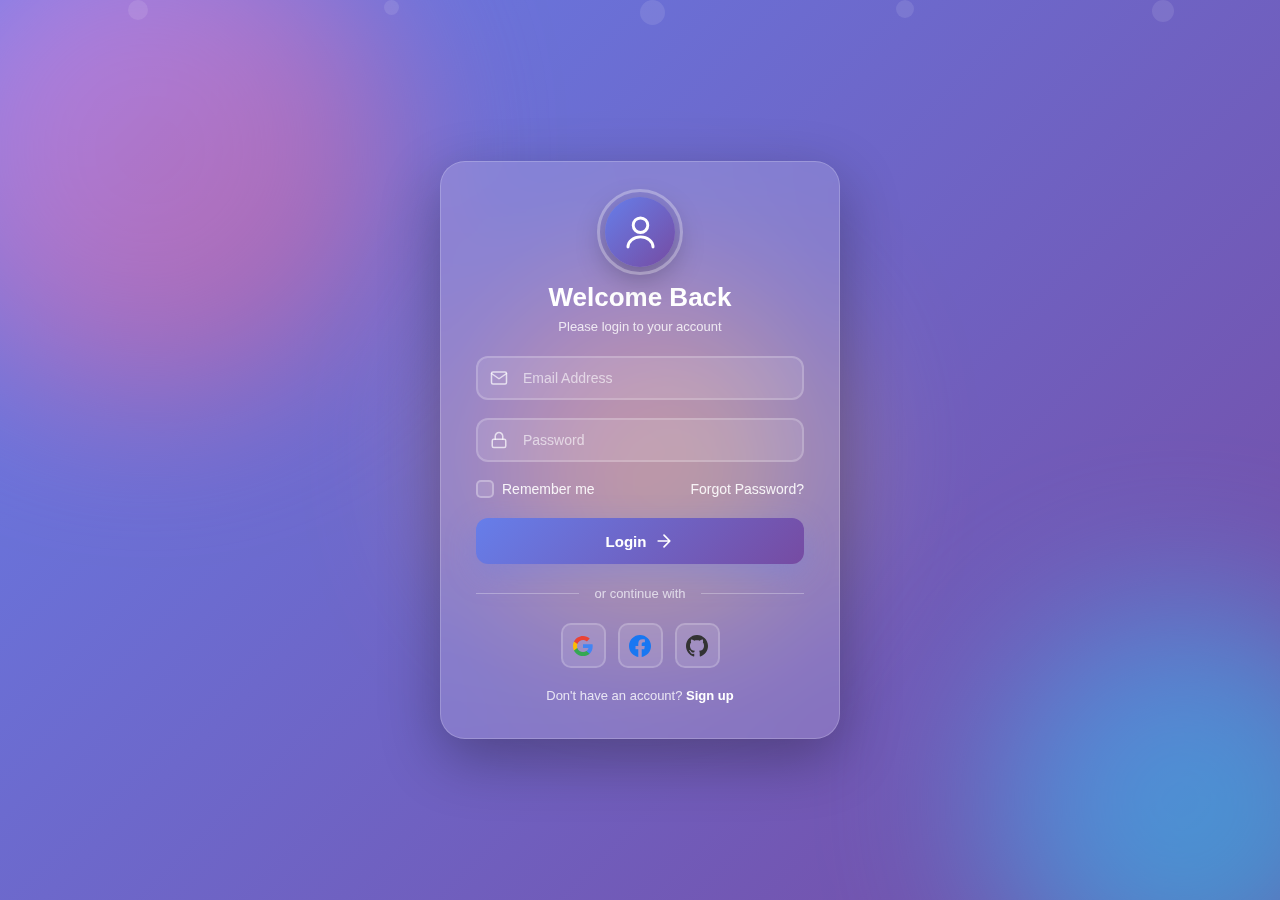
<file: index.html>
<!DOCTYPE html>
<html lang="en">
<head>
    <meta charset="UTF-8">
    <meta name="viewport" content="width=device-width, initial-scale=1.0">
    <title>Advanced Login Page</title>
    <link rel="stylesheet" href="style.css">
</head>
<body>
    <div class="background">
        <div class="shape"></div>
        <div class="shape"></div>
        <div class="shape"></div>
    </div>
    
    <div class="container">
        <div class="login-box">
            <div class="avatar">
                <div class="avatar-circle">
                    <svg viewBox="0 0 24 24" fill="none" xmlns="http://www.w3.org/2000/svg">
                        <path d="M12 12C14.7614 12 17 9.76142 17 7C17 4.23858 14.7614 2 12 2C9.23858 2 7 4.23858 7 7C7 9.76142 9.23858 12 12 12Z" stroke="currentColor" stroke-width="2" stroke-linecap="round" stroke-linejoin="round"/>
                        <path d="M20.5899 22C20.5899 18.13 16.7399 15 11.9999 15C7.25991 15 3.40991 18.13 3.40991 22" stroke="currentColor" stroke-width="2" stroke-linecap="round" stroke-linejoin="round"/>
                    </svg>
                </div>
            </div>
            
            <h2 class="title">Welcome Back</h2>
            <p class="subtitle">Please login to your account</p>
            
            <form class="login-form">
                <div class="input-group">
                    <div class="input-wrapper">
                        <svg class="input-icon" viewBox="0 0 24 24" fill="none" xmlns="http://www.w3.org/2000/svg">
                            <path d="M4 4H20C21.1 4 22 4.9 22 6V18C22 19.1 21.1 20 20 20H4C2.9 20 2 19.1 2 18V6C2 4.9 2.9 4 4 4Z" stroke="currentColor" stroke-width="2" stroke-linecap="round" stroke-linejoin="round"/>
                            <path d="M22 6L12 13L2 6" stroke="currentColor" stroke-width="2" stroke-linecap="round" stroke-linejoin="round"/>
                        </svg>
                        <input type="email" placeholder="Email Address" required>
                        <span class="input-border"></span>
                    </div>
                </div>
                
                <div class="input-group">
                    <div class="input-wrapper">
                        <svg class="input-icon" viewBox="0 0 24 24" fill="none" xmlns="http://www.w3.org/2000/svg">
                            <path d="M19 11H5C3.89543 11 3 11.8954 3 13V20C3 21.1046 3.89543 22 5 22H19C20.1046 22 21 21.1046 21 20V13C21 11.8954 20.1046 11 19 11Z" stroke="currentColor" stroke-width="2" stroke-linecap="round" stroke-linejoin="round"/>
                            <path d="M7 11V7C7 5.67392 7.52678 4.40215 8.46447 3.46447C9.40215 2.52678 10.6739 2 12 2C13.3261 2 14.5979 2.52678 15.5355 3.46447C16.4732 4.40215 17 5.67392 17 7V11" stroke="currentColor" stroke-width="2" stroke-linecap="round" stroke-linejoin="round"/>
                        </svg>
                        <input type="password" placeholder="Password" required>
                        <span class="input-border"></span>
                    </div>
                </div>
                
                <div class="options">
                    <label class="checkbox-container">
                        <input type="checkbox">
                        <span class="checkmark"></span>
                        <span class="checkbox-text">Remember me</span>
                    </label>
                    <a href="#" class="forgot-password">Forgot Password?</a>
                </div>
                
                <button type="submit" class="login-btn">
                    <span class="btn-text">Login</span>
                    <span class="btn-icon">
                        <svg viewBox="0 0 24 24" fill="none" xmlns="http://www.w3.org/2000/svg">
                            <path d="M5 12H19M19 12L12 5M19 12L12 19" stroke="currentColor" stroke-width="2" stroke-linecap="round" stroke-linejoin="round"/>
                        </svg>
                    </span>
                </button>
            </form>
            
            <div class="divider">
                <span>or continue with</span>
            </div>
            
            <div class="social-login">
                <a href="#" class="social-btn google">
                    <svg viewBox="0 0 24 24" xmlns="http://www.w3.org/2000/svg">
                        <path d="M22.56 12.25c0-.78-.07-1.53-.2-2.25H12v4.26h5.92c-.26 1.37-1.04 2.53-2.21 3.31v2.77h3.57c2.08-1.92 3.28-4.74 3.28-8.09z" fill="#4285F4"/>
                        <path d="M12 23c2.97 0 5.46-.98 7.28-2.66l-3.57-2.77c-.98.66-2.23 1.06-3.71 1.06-2.86 0-5.29-1.93-6.16-4.53H2.18v2.84C3.99 20.53 7.7 23 12 23z" fill="#34A853"/>
                        <path d="M5.84 14.09c-.22-.66-.35-1.36-.35-2.09s.13-1.43.35-2.09V7.07H2.18C1.43 8.55 1 10.22 1 12s.43 3.45 1.18 4.93l2.85-2.22.81-.62z" fill="#FBBC05"/>
                        <path d="M12 5.38c1.62 0 3.06.56 4.21 1.64l3.15-3.15C17.45 2.09 14.97 1 12 1 7.7 1 3.99 3.47 2.18 7.07l3.66 2.84c.87-2.6 3.3-4.53 6.16-4.53z" fill="#EA4335"/>
                    </svg>
                </a>
                <a href="#" class="social-btn facebook">
                    <svg viewBox="0 0 24 24" xmlns="http://www.w3.org/2000/svg">
                        <path d="M24 12.073c0-6.627-5.373-12-12-12s-12 5.373-12 12c0 5.99 4.388 10.954 10.125 11.854v-8.385H7.078v-3.47h3.047V9.43c0-3.007 1.792-4.669 4.533-4.669 1.312 0 2.686.235 2.686.235v2.953H15.83c-1.491 0-1.956.925-1.956 1.874v2.25h3.328l-.532 3.47h-2.796v8.385C19.612 23.027 24 18.062 24 12.073z" fill="#1877F2"/>
                    </svg>
                </a>
                <a href="#" class="social-btn github">
                    <svg viewBox="0 0 24 24" xmlns="http://www.w3.org/2000/svg">
                        <path d="M12 0c-6.626 0-12 5.373-12 12 0 5.302 3.438 9.8 8.207 11.387.599.111.793-.261.793-.577v-2.234c-3.338.726-4.033-1.416-4.033-1.416-.546-1.387-1.333-1.756-1.333-1.756-1.089-.745.083-.729.083-.729 1.205.084 1.839 1.237 1.839 1.237 1.07 1.834 2.807 1.304 3.492.997.107-.775.418-1.305.762-1.604-2.665-.305-5.467-1.334-5.467-5.931 0-1.311.469-2.381 1.236-3.221-.124-.303-.535-1.524.117-3.176 0 0 1.008-.322 3.301 1.23.957-.266 1.983-.399 3.003-.404 1.02.005 2.047.138 3.006.404 2.291-1.552 3.297-1.23 3.297-1.23.653 1.653.242 2.874.118 3.176.77.84 1.235 1.911 1.235 3.221 0 4.609-2.807 5.624-5.479 5.921.43.372.823 1.102.823 2.222v3.293c0 .319.192.694.801.576 4.765-1.589 8.199-6.086 8.199-11.386 0-6.627-5.373-12-12-12z" fill="#333"/>
                    </svg>
                </a>
            </div>
            
            <p class="signup-text">
                Don't have an account? <a href="#" class="signup-link">Sign up</a>
            </p>
        </div>
        
        <div class="floating-elements">
            <div class="float-element"></div>
            <div class="float-element"></div>
            <div class="float-element"></div>
            <div class="float-element"></div>
            <div class="float-element"></div>
        </div>
    </div>
</body>
</html>
</file>
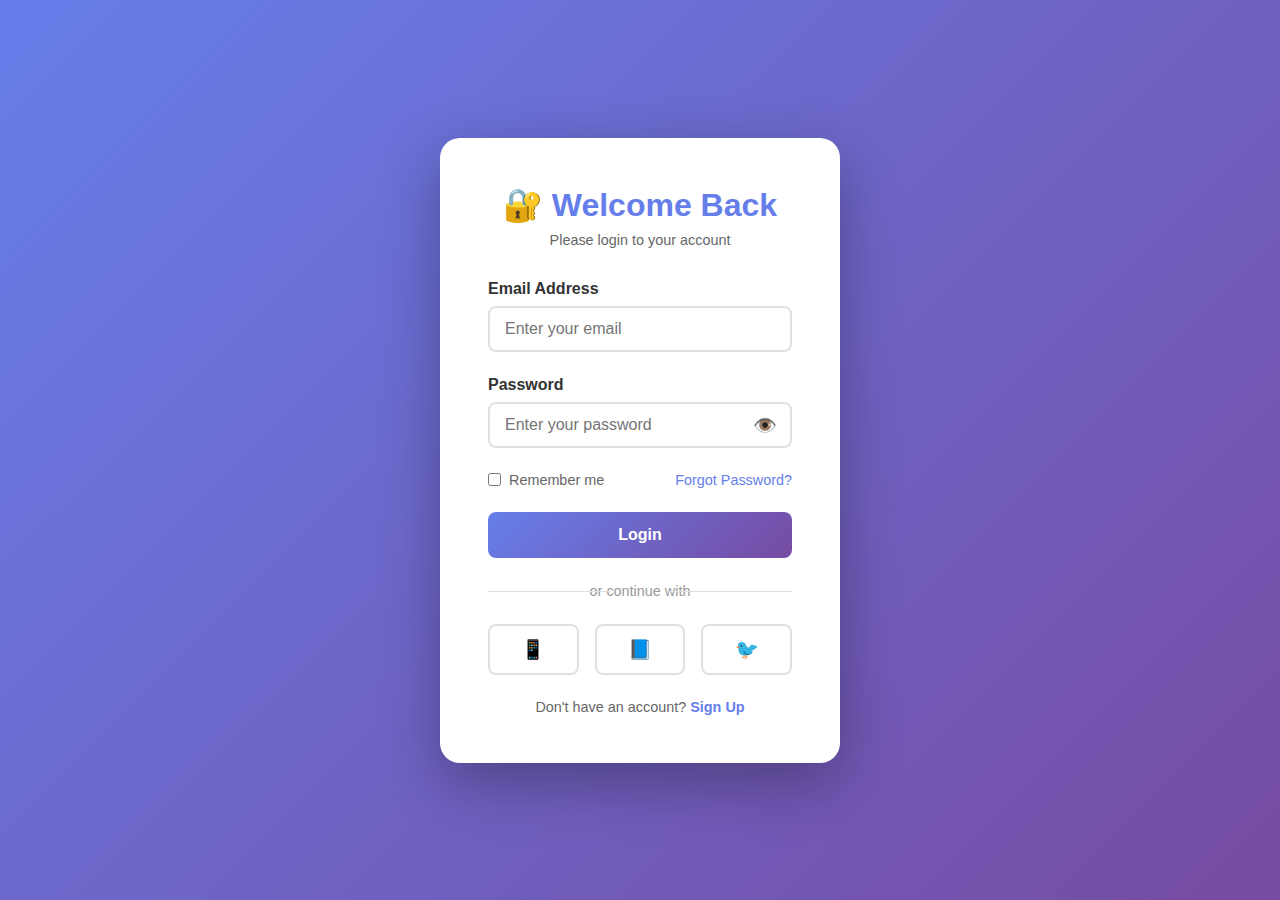
<file: 01-modern-login.html>
<!DOCTYPE html>
<html lang="en">
<head>
    <!-- Character encoding for proper text display -->
    <meta charset="UTF-8">
    <!-- Responsive viewport for mobile devices -->
    <meta name="viewport" content="width=device-width, initial-scale=1.0">
    <title>Modern Login Page</title>
    <style>
        /* Reset default browser styles */
        * {
            margin: 0;
            padding: 0;
            box-sizing: border-box; /* Include padding/border in element size */
        }

        /* Body styling with gradient background */
        body {
            font-family: Arial, sans-serif;
            background: linear-gradient(135deg, #667eea 0%, #764ba2 100%); /* Purple gradient */
            min-height: 100vh; /* Full viewport height */
            display: flex; /* Flexbox for centering */
            align-items: center; /* Center vertically */
            justify-content: center; /* Center horizontally */
            padding: 20px; /* Padding for mobile */
        }

        /* Login container styling */
        .login-container {
            background: white;
            padding: 3rem; /* 48px padding */
            border-radius: 20px; /* Rounded corners */
            box-shadow: 0 20px 60px rgba(0,0,0,0.3); /* Shadow for depth */
            width: 100%;
            max-width: 400px; /* Maximum width */
            animation: slideIn 0.5s ease; /* Slide in animation */
        }

        /* Slide in animation from top */
        @keyframes slideIn {
            from {
                opacity: 0; /* Start invisible */
                transform: translateY(-30px); /* Start above */
            }
            to {
                opacity: 1; /* Become visible */
                transform: translateY(0); /* Move to position */
            }
        }

        /* Login header styling */
        .login-header {
            text-align: center;
            margin-bottom: 2rem;
        }

        /* Main heading */
        .login-header h1 {
            color: #667eea; /* Purple color */
            margin-bottom: 0.5rem;
            font-size: 2rem;
        }

        /* Subtitle text */
        .login-header p {
            color: #666; /* Gray color */
            font-size: 0.9rem;
        }

        /* Form group container */
        .form-group {
            margin-bottom: 1.5rem;
        }

        /* Form label styling */
        .form-group label {
            display: block;
            margin-bottom: 0.5rem;
            color: #333; /* Dark gray */
            font-weight: 600;
        }

        /* Input field styling */
        .form-group input {
            width: 100%;
            padding: 12px 15px;
            border: 2px solid #e0e0e0; /* Light gray border */
            border-radius: 8px;
            font-size: 1rem;
            transition: all 0.3s ease; /* Smooth transitions */
        }

        /* Input focus effect */
        .form-group input:focus {
            outline: none; /* Remove default outline */
            border-color: #667eea; /* Purple border */
            box-shadow: 0 0 0 3px rgba(102, 126, 234, 0.1); /* Glow effect */
        }

        /* Password container for show/hide button */
        .password-container {
            position: relative; /* For absolute positioning of child */
        }

        /* Show/hide password button */
        .toggle-password {
            position: absolute;
            right: 15px;
            top: 50%;
            transform: translateY(-50%); /* Center vertically */
            background: none;
            border: none;
            cursor: pointer;
            font-size: 1.2rem;
            color: #666;
        }

        /* Remember me checkbox container */
        .remember-forgot {
            display: flex;
            justify-content: space-between; /* Space between items */
            align-items: center;
            margin-bottom: 1.5rem;
        }

        /* Checkbox label styling */
        .remember-me {
            display: flex;
            align-items: center;
            gap: 0.5rem; /* Space between checkbox and text */
            color: #666;
            font-size: 0.9rem;
        }

        /* Checkbox styling */
        .remember-me input[type="checkbox"] {
            width: auto; /* Don't stretch checkbox */
            cursor: pointer;
        }

        /* Forgot password link */
        .forgot-password {
            color: #667eea; /* Purple color */
            text-decoration: none;
            font-size: 0.9rem;
            transition: color 0.3s;
        }

        /* Forgot password hover effect */
        .forgot-password:hover {
            color: #764ba2; /* Darker purple */
        }

        /* Login button styling */
        .login-btn {
            width: 100%;
            padding: 14px;
            background: linear-gradient(135deg, #667eea, #764ba2); /* Gradient */
            color: white;
            border: none;
            border-radius: 8px;
            font-size: 1rem;
            font-weight: 600;
            cursor: pointer;
            transition: transform 0.3s ease; /* Smooth transform */
        }

        /* Login button hover effect */
        .login-btn:hover {
            transform: translateY(-2px); /* Lift up */
        }

        /* Login button active (clicked) effect */
        .login-btn:active {
            transform: translateY(0); /* Return to position */
        }

        /* Divider styling */
        .divider {
            text-align: center;
            margin: 1.5rem 0;
            position: relative;
        }

        /* Divider line */
        .divider::before,
        .divider::after {
            content: '';
            position: absolute;
            top: 50%;
            width: 40%; /* 40% width on each side */
            height: 1px;
            background: #e0e0e0; /* Light gray line */
        }

        /* Left line */
        .divider::before {
            left: 0;
        }

        /* Right line */
        .divider::after {
            right: 0;
        }

        /* Divider text */
        .divider span {
            background: white;
            padding: 0 10px;
            color: #999;
            font-size: 0.9rem;
        }

        /* Social login buttons container */
        .social-login {
            display: flex;
            gap: 1rem; /* Space between buttons */
            margin-bottom: 1.5rem;
        }

        /* Individual social button */
        .social-btn {
            flex: 1; /* Equal width */
            padding: 12px;
            border: 2px solid #e0e0e0;
            background: white;
            border-radius: 8px;
            cursor: pointer;
            font-size: 1.2rem;
            transition: all 0.3s ease;
        }

        /* Social button hover effect */
        .social-btn:hover {
            border-color: #667eea;
            transform: translateY(-2px);
        }

        /* Signup link container */
        .signup-link {
            text-align: center;
            color: #666;
            font-size: 0.9rem;
        }

        /* Signup link styling */
        .signup-link a {
            color: #667eea;
            text-decoration: none;
            font-weight: 600;
        }

        /* Signup link hover effect */
        .signup-link a:hover {
            text-decoration: underline;
        }

        /* Error message styling */
        .error-message {
            background: #fee; /* Light red background */
            color: #c33; /* Dark red text */
            padding: 12px;
            border-radius: 8px;
            margin-bottom: 1rem;
            display: none; /* Hidden by default */
            font-size: 0.9rem;
        }

        /* Show error message */
        .error-message.show {
            display: block; /* Make visible */
        }

        /* Success message styling */
        .success-message {
            background: #efe; /* Light green background */
            color: #3c3; /* Dark green text */
            padding: 12px;
            border-radius: 8px;
            margin-bottom: 1rem;
            display: none; /* Hidden by default */
            font-size: 0.9rem;
        }

        /* Show success message */
        .success-message.show {
            display: block;
        }
    </style>
</head>
<body>
    <!-- Main login container -->
    <div class="login-container">
        <!-- Login header -->
        <div class="login-header">
            <h1>🔐 Welcome Back</h1>
            <p>Please login to your account</p>
        </div>

        <!-- Error message (hidden by default) -->
        <div class="error-message" id="errorMessage"></div>

        <!-- Success message (hidden by default) -->
        <div class="success-message" id="successMessage"></div>

        <!-- Login form -->
        <form id="loginForm">
            <!-- Email input -->
            <div class="form-group">
                <label for="email">Email Address</label>
                <input 
                    type="email" 
                    id="email" 
                    placeholder="Enter your email"
                    required
                >
            </div>

            <!-- Password input with show/hide toggle -->
            <div class="form-group">
                <label for="password">Password</label>
                <div class="password-container">
                    <input 
                        type="password" 
                        id="password" 
                        placeholder="Enter your password"
                        required
                    >
                    <!-- Toggle password visibility button -->
                    <button type="button" class="toggle-password" id="togglePassword">
                        👁️
                    </button>
                </div>
            </div>

            <!-- Remember me and forgot password -->
            <div class="remember-forgot">
                <label class="remember-me">
                    <input type="checkbox" id="rememberMe">
                    <span>Remember me</span>
                </label>
                <a href="#" class="forgot-password">Forgot Password?</a>
            </div>

            <!-- Login button -->
            <button type="submit" class="login-btn">Login</button>
        </form>

        <!-- Divider -->
        <div class="divider">
            <span>or continue with</span>
        </div>

        <!-- Social login buttons -->
        <div class="social-login">
            <button class="social-btn" id="googleBtn">📱</button>
            <button class="social-btn" id="facebookBtn">📘</button>
            <button class="social-btn" id="twitterBtn">🐦</button>
        </div>

        <!-- Signup link -->
        <div class="signup-link">
            Don't have an account? <a href="#">Sign Up</a>
        </div>
    </div>

    <script>
        // ============================================
        // GET DOM ELEMENTS
        // ============================================
        
        // Get the login form element
        const loginForm = document.getElementById('loginForm');
        
        // Get email input field
        const emailInput = document.getElementById('email');
        
        // Get password input field
        const passwordInput = document.getElementById('password');
        
        // Get toggle password button
        const togglePassword = document.getElementById('togglePassword');
        
        // Get remember me checkbox
        const rememberMe = document.getElementById('rememberMe');
        
        // Get error message element
        const errorMessage = document.getElementById('errorMessage');
        
        // Get success message element
        const successMessage = document.getElementById('successMessage');
        
        // Get social login buttons
        const googleBtn = document.getElementById('googleBtn');
        const facebookBtn = document.getElementById('facebookBtn');
        const twitterBtn = document.getElementById('twitterBtn');

        // ============================================
        // TOGGLE PASSWORD VISIBILITY
        // ============================================
        
        // Add click event to toggle password button
        togglePassword.addEventListener('click', () => {
            // Get current type of password input
            const type = passwordInput.getAttribute('type');
            
            // If currently password (hidden)
            if (type === 'password') {
                // Change to text (visible)
                passwordInput.setAttribute('type', 'text');
                // Change icon to indicate password is visible
                togglePassword.textContent = '🙈';
            } else {
                // Change back to password (hidden)
                passwordInput.setAttribute('type', 'password');
                // Change icon back
                togglePassword.textContent = '👁️';
            }
        });

        // ============================================
        // FORM VALIDATION
        // ============================================
        
        // Function to validate email format
        function validateEmail(email) {
            // Regular expression for email validation
            const emailRegex = /^[^\s@]+@[^\s@]+\.[^\s@]+$/;
            // Test if email matches the pattern
            return emailRegex.test(email);
        }

        // Function to show error message
        function showError(message) {
            // Set error message text
            errorMessage.textContent = message;
            // Show error message
            errorMessage.classList.add('show');
            // Hide success message if visible
            successMessage.classList.remove('show');
            
            // Auto-hide error after 3 seconds
            setTimeout(() => {
                errorMessage.classList.remove('show');
            }, 3000);
        }

        // Function to show success message
        function showSuccess(message) {
            // Set success message text
            successMessage.textContent = message;
            // Show success message
            successMessage.classList.add('show');
            // Hide error message if visible
            errorMessage.classList.remove('show');
            
            // Auto-hide success after 3 seconds
            setTimeout(() => {
                successMessage.classList.remove('show');
            }, 3000);
        }

        // ============================================
        // FORM SUBMISSION
        // ============================================
        
        // Add submit event listener to form
        loginForm.addEventListener('submit', (e) => {
            // Prevent default form submission (page reload)
            e.preventDefault();
            
            // Get input values
            const email = emailInput.value.trim(); // Remove whitespace
            const password = passwordInput.value;
            
            // Validate email
            if (!validateEmail(email)) {
                showError('Please enter a valid email address');
                return; // Stop execution
            }
            
            // Validate password length
            if (password.length < 6) {
                showError('Password must be at least 6 characters');
                return;
            }
            
            // Log form data (in real app, would send to server)
            console.log('Login attempt:');
            console.log('Email:', email);
            console.log('Password:', password);
            console.log('Remember me:', rememberMe.checked);
            
            // If remember me is checked, save email to local storage
            if (rememberMe.checked) {
                localStorage.setItem('rememberedEmail', email);
            } else {
                // Remove saved email if unchecked
                localStorage.removeItem('rememberedEmail');
            }
            
            // Show success message
            showSuccess('Login successful! Redirecting...');
            
            // Simulate redirect after 2 seconds
            setTimeout(() => {
                console.log('Redirecting to dashboard...');
                // In real app: window.location.href = '/dashboard';
            }, 2000);
        });

        // ============================================
        // SOCIAL LOGIN BUTTONS
        // ============================================
        
        // Google login button
        googleBtn.addEventListener('click', () => {
            console.log('Google login clicked');
            showSuccess('Redirecting to Google login...');
            // In real app: redirect to Google OAuth
        });
        
        // Facebook login button
        facebookBtn.addEventListener('click', () => {
            console.log('Facebook login clicked');
            showSuccess('Redirecting to Facebook login...');
            // In real app: redirect to Facebook OAuth
        });
        
        // Twitter login button
        twitterBtn.addEventListener('click', () => {
            console.log('Twitter login clicked');
            showSuccess('Redirecting to Twitter login...');
            // In real app: redirect to Twitter OAuth
        });

        // ============================================
        // LOAD REMEMBERED EMAIL
        // ============================================
        
        // When page loads, check if email was remembered
        window.addEventListener('load', () => {
            // Get saved email from local storage
            const savedEmail = localStorage.getItem('rememberedEmail');
            
            // If email was saved
            if (savedEmail) {
                // Fill in the email field
                emailInput.value = savedEmail;
                // Check the remember me checkbox
                rememberMe.checked = true;
            }
        });

        // ============================================
        // CONSOLE LOG
        // ============================================
        
        // Log message when page loads
        console.log('Login page loaded! 🔐');
    </script>
</body>
</html>
</file>
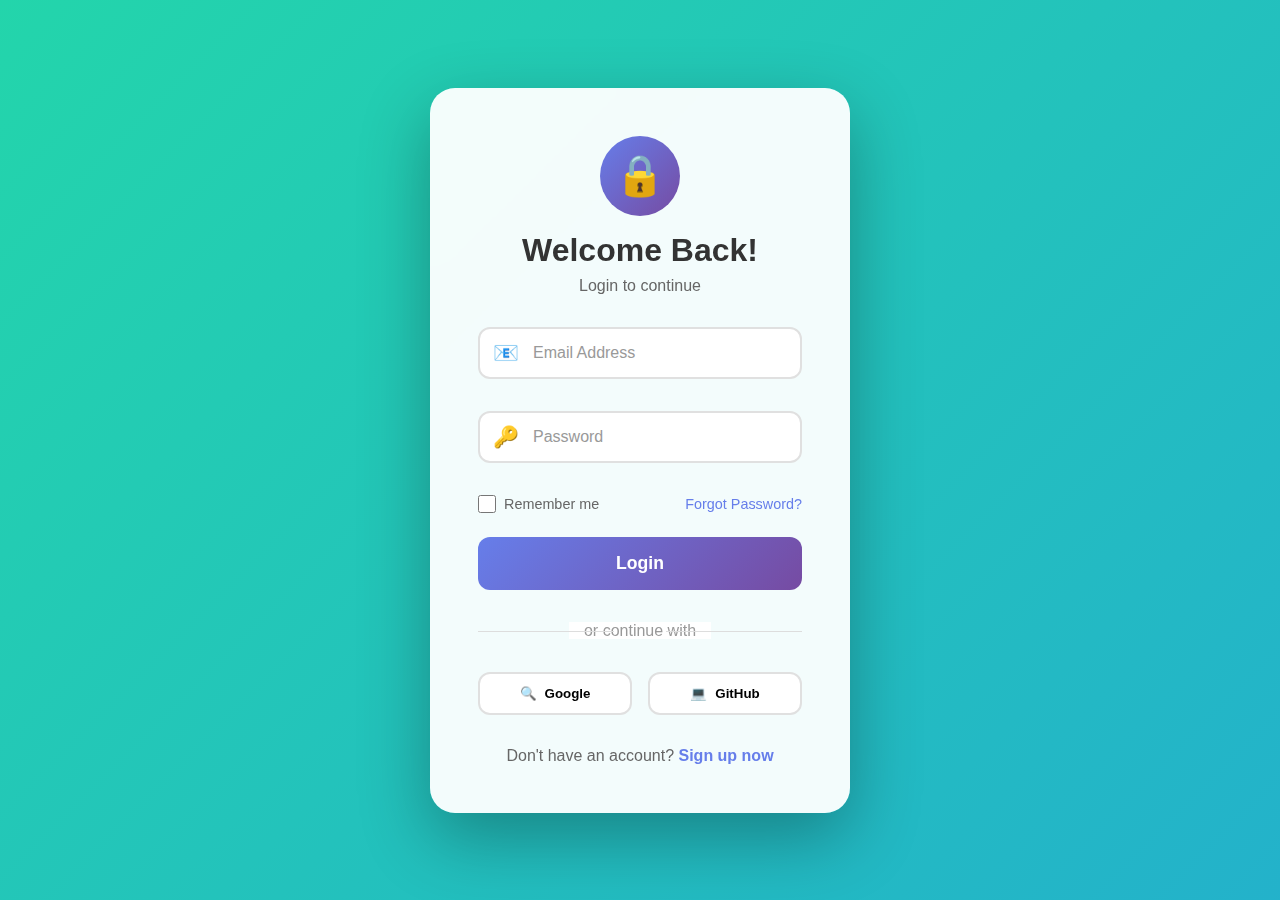
<file: 02-animated-login.html>
<!DOCTYPE html>
<html lang="en">
<head>
    <!-- Character encoding -->
    <meta charset="UTF-8">
    <!-- Responsive viewport -->
    <meta name="viewport" content="width=device-width, initial-scale=1.0">
    <title>Animated Login Page</title>
    <style>
        /* Reset all default browser styles */
        * {
            margin: 0;
            padding: 0;
            box-sizing: border-box; /* Include padding/border in element width */
        }

        /* Body with animated gradient background */
        body {
            font-family: 'Segoe UI', Tahoma, Geneva, Verdana, sans-serif;
            background: linear-gradient(-45deg, #ee7752, #e73c7e, #23a6d5, #23d5ab);
            background-size: 400% 400%; /* Large background for animation */
            animation: gradientShift 15s ease infinite; /* Animate background */
            min-height: 100vh;
            display: flex;
            align-items: center;
            justify-content: center;
            padding: 20px;
        }

        /* Gradient animation - shifts background colors */
        @keyframes gradientShift {
            0% {
                background-position: 0% 50%; /* Start position */
            }
            50% {
                background-position: 100% 50%; /* Middle position */
            }
            100% {
                background-position: 0% 50%; /* End position (back to start) */
            }
        }

        /* Main login card container */
        .login-card {
            background: rgba(255, 255, 255, 0.95); /* Semi-transparent white */
            backdrop-filter: blur(10px); /* Blur effect behind card */
            padding: 3rem;
            border-radius: 25px;
            box-shadow: 0 25px 70px rgba(0,0,0,0.3);
            width: 100%;
            max-width: 420px;
            animation: slideUp 0.8s ease; /* Slide up animation on load */
        }

        /* Slide up animation */
        @keyframes slideUp {
            from {
                opacity: 0; /* Start invisible */
                transform: translateY(50px); /* Start below */
            }
            to {
                opacity: 1; /* Become visible */
                transform: translateY(0); /* Move to position */
            }
        }

        /* Logo container */
        .logo {
            text-align: center;
            margin-bottom: 2rem;
        }

        /* Logo circle with pulsing animation */
        .logo-circle {
            width: 80px;
            height: 80px;
            background: linear-gradient(135deg, #667eea, #764ba2);
            border-radius: 50%; /* Make it circular */
            margin: 0 auto 1rem;
            display: flex;
            align-items: center;
            justify-content: center;
            font-size: 2.5rem;
            animation: pulse 2s ease infinite; /* Pulsing animation */
        }

        /* Pulse animation - grows and shrinks */
        @keyframes pulse {
            0%, 100% {
                transform: scale(1); /* Normal size */
            }
            50% {
                transform: scale(1.1); /* Slightly larger */
            }
        }

        /* Main heading */
        .logo h1 {
            color: #333;
            font-size: 2rem;
            margin-bottom: 0.5rem;
        }

        /* Subtitle */
        .logo p {
            color: #666;
        }

        /* Form styling */
        form {
            margin-bottom: 1.5rem;
        }

        /* Input group container */
        .input-group {
            position: relative; /* For absolute positioning of label */
            margin-bottom: 2rem;
        }

        /* Input field styling */
        .input-group input {
            width: 100%;
            padding: 15px 15px 15px 50px; /* Extra left padding for icon */
            border: 2px solid #e0e0e0;
            border-radius: 12px;
            font-size: 1rem;
            transition: all 0.3s ease;
            background: white;
        }

        /* Input focus effect */
        .input-group input:focus {
            outline: none; /* Remove default outline */
            border-color: #667eea;
            box-shadow: 0 0 0 4px rgba(102, 126, 234, 0.1);
        }

        /* Floating label styling */
        .input-group label {
            position: absolute;
            left: 50px;
            top: 50%;
            transform: translateY(-50%); /* Center vertically */
            color: #999;
            pointer-events: none; /* Don't block input clicks */
            transition: all 0.3s ease;
            background: white;
            padding: 0 5px;
        }

        /* Label moves up when input is focused or has value */
        .input-group input:focus + label,
        .input-group input:not(:placeholder-shown) + label {
            top: 0; /* Move to top */
            left: 45px;
            font-size: 0.85rem;
            color: #667eea;
        }

        /* Icon container */
        .input-icon {
            position: absolute;
            left: 15px;
            top: 50%;
            transform: translateY(-50%);
            font-size: 1.3rem;
            color: #999;
            transition: color 0.3s;
        }

        /* Icon color changes on input focus */
        .input-group input:focus ~ .input-icon {
            color: #667eea;
        }

        /* Login button styling */
        .login-btn {
            width: 100%;
            padding: 16px;
            background: linear-gradient(135deg, #667eea, #764ba2);
            color: white;
            border: none;
            border-radius: 12px;
            font-size: 1.1rem;
            font-weight: 600;
            cursor: pointer;
            position: relative; /* For pseudo-element positioning */
            overflow: hidden; /* Hide overflow from animation */
            transition: transform 0.3s;
        }

        /* Button shine effect */
        .login-btn::before {
            content: '';
            position: absolute;
            top: 0;
            left: -100%; /* Start off-screen */
            width: 100%;
            height: 100%;
            background: linear-gradient(90deg, transparent, rgba(255,255,255,0.3), transparent);
            transition: left 0.5s;
        }

        /* Shine moves across button on hover */
        .login-btn:hover::before {
            left: 100%; /* Move across and off-screen */
        }

        /* Button hover effect */
        .login-btn:hover {
            transform: translateY(-2px);
        }

        /* Button active (clicked) effect */
        .login-btn:active {
            transform: translateY(0);
        }

        /* Loading spinner (hidden by default) */
        .spinner {
            display: none; /* Hidden initially */
            width: 20px;
            height: 20px;
            border: 3px solid rgba(255,255,255,0.3);
            border-top-color: white;
            border-radius: 50%;
            animation: spin 0.8s linear infinite; /* Spinning animation */
            margin: 0 auto;
        }

        /* Spin animation */
        @keyframes spin {
            to {
                transform: rotate(360deg); /* Full rotation */
            }
        }

        /* Show spinner when button has loading class */
        .login-btn.loading .btn-text {
            display: none; /* Hide text */
        }

        .login-btn.loading .spinner {
            display: block; /* Show spinner */
        }

        /* Options container */
        .options {
            display: flex;
            justify-content: space-between;
            align-items: center;
            margin: 1.5rem 0;
            font-size: 0.9rem;
        }

        /* Checkbox container */
        .checkbox-label {
            display: flex;
            align-items: center;
            gap: 0.5rem;
            cursor: pointer;
            color: #666;
        }

        /* Custom checkbox styling */
        .checkbox-label input[type="checkbox"] {
            width: 18px;
            height: 18px;
            cursor: pointer;
        }

        /* Forgot password link */
        .forgot-link {
            color: #667eea;
            text-decoration: none;
            transition: color 0.3s;
        }

        .forgot-link:hover {
            color: #764ba2;
            text-decoration: underline;
        }

        /* Divider with text */
        .divider {
            text-align: center;
            margin: 2rem 0;
            position: relative;
        }

        /* Divider lines */
        .divider::before,
        .divider::after {
            content: '';
            position: absolute;
            top: 50%;
            width: 42%;
            height: 1px;
            background: #ddd;
        }

        .divider::before {
            left: 0;
        }

        .divider::after {
            right: 0;
        }

        /* Divider text */
        .divider span {
            background: rgba(255, 255, 255, 0.95);
            padding: 0 15px;
            color: #999;
        }

        /* Social buttons container */
        .social-buttons {
            display: grid;
            grid-template-columns: 1fr 1fr; /* Two columns */
            gap: 1rem;
            margin-bottom: 2rem;
        }

        /* Individual social button */
        .social-btn {
            padding: 12px;
            border: 2px solid #e0e0e0;
            background: white;
            border-radius: 12px;
            cursor: pointer;
            display: flex;
            align-items: center;
            justify-content: center;
            gap: 0.5rem;
            font-weight: 600;
            transition: all 0.3s;
        }

        /* Social button hover effect */
        .social-btn:hover {
            border-color: #667eea;
            transform: translateY(-3px);
            box-shadow: 0 5px 15px rgba(0,0,0,0.1);
        }

        /* Signup text */
        .signup-text {
            text-align: center;
            color: #666;
        }

        .signup-text a {
            color: #667eea;
            text-decoration: none;
            font-weight: 600;
        }

        .signup-text a:hover {
            text-decoration: underline;
        }

        /* Alert message styling */
        .alert {
            padding: 12px;
            border-radius: 8px;
            margin-bottom: 1rem;
            display: none; /* Hidden by default */
            animation: slideDown 0.3s ease; /* Slide down animation */
        }

        /* Slide down animation */
        @keyframes slideDown {
            from {
                opacity: 0;
                transform: translateY(-10px);
            }
            to {
                opacity: 1;
                transform: translateY(0);
            }
        }

        /* Show alert */
        .alert.show {
            display: block;
        }

        /* Error alert */
        .alert.error {
            background: #fee;
            color: #c33;
            border-left: 4px solid #c33;
        }

        /* Success alert */
        .alert.success {
            background: #efe;
            color: #3c3;
            border-left: 4px solid #3c3;
        }
    </style>
</head>
<body>
    <!-- Main login card -->
    <div class="login-card">
        <!-- Logo section -->
        <div class="logo">
            <div class="logo-circle">🔒</div>
            <h1>Welcome Back!</h1>
            <p>Login to continue</p>
        </div>

        <!-- Alert message (hidden by default) -->
        <div class="alert" id="alert"></div>

        <!-- Login form -->
        <form id="loginForm">
            <!-- Email input with floating label -->
            <div class="input-group">
                <input 
                    type="email" 
                    id="email" 
                    placeholder=" "
                    required
                >
                <label for="email">Email Address</label>
                <span class="input-icon">📧</span>
            </div>

            <!-- Password input with floating label -->
            <div class="input-group">
                <input 
                    type="password" 
                    id="password" 
                    placeholder=" "
                    required
                >
                <label for="password">Password</label>
                <span class="input-icon">🔑</span>
            </div>

            <!-- Remember me and forgot password -->
            <div class="options">
                <label class="checkbox-label">
                    <input type="checkbox" id="remember">
                    <span>Remember me</span>
                </label>
                <a href="#" class="forgot-link">Forgot Password?</a>
            </div>

            <!-- Login button with loading state -->
            <button type="submit" class="login-btn" id="loginBtn">
                <span class="btn-text">Login</span>
                <div class="spinner"></div>
            </button>
        </form>

        <!-- Divider -->
        <div class="divider">
            <span>or continue with</span>
        </div>

        <!-- Social login buttons -->
        <div class="social-buttons">
            <button class="social-btn" id="googleBtn">
                <span>🔍</span>
                <span>Google</span>
            </button>
            <button class="social-btn" id="githubBtn">
                <span>💻</span>
                <span>GitHub</span>
            </button>
        </div>

        <!-- Signup link -->
        <p class="signup-text">
            Don't have an account? <a href="#">Sign up now</a>
        </p>
    </div>

    <script>
        // ============================================
        // GET DOM ELEMENTS
        // ============================================
        
        // Get form element
        const loginForm = document.getElementById('loginForm');
        
        // Get input fields
        const emailInput = document.getElementById('email');
        const passwordInput = document.getElementById('password');
        
        // Get remember checkbox
        const rememberCheckbox = document.getElementById('remember');
        
        // Get login button
        const loginBtn = document.getElementById('loginBtn');
        
        // Get alert element
        const alert = document.getElementById('alert');
        
        // Get social buttons
        const googleBtn = document.getElementById('googleBtn');
        const githubBtn = document.getElementById('githubBtn');

        // ============================================
        // SHOW ALERT FUNCTION
        // ============================================
        
        // Function to show alert message
        function showAlert(message, type) {
            // Set alert text
            alert.textContent = message;
            
            // Remove existing type classes
            alert.classList.remove('error', 'success');
            
            // Add new type class (error or success)
            alert.classList.add(type);
            
            // Show alert
            alert.classList.add('show');
            
            // Auto-hide after 4 seconds
            setTimeout(() => {
                alert.classList.remove('show');
            }, 4000);
        }

        // ============================================
        // EMAIL VALIDATION
        // ============================================
        
        // Function to validate email format
        function isValidEmail(email) {
            // Regular expression for email validation
            // Checks for: text@text.text format
            const emailRegex = /^[^\s@]+@[^\s@]+\.[^\s@]+$/;
            
            // Test email against regex pattern
            return emailRegex.test(email);
        }

        // ============================================
        // FORM SUBMISSION
        // ============================================
        
        // Add submit event listener to form
        loginForm.addEventListener('submit', async (e) => {
            // Prevent default form submission (page reload)
            e.preventDefault();
            
            // Get input values and trim whitespace
            const email = emailInput.value.trim();
            const password = passwordInput.value;
            const remember = rememberCheckbox.checked;
            
            // Validate email format
            if (!isValidEmail(email)) {
                showAlert('Please enter a valid email address', 'error');
                return; // Stop execution
            }
            
            // Validate password length
            if (password.length < 6) {
                showAlert('Password must be at least 6 characters', 'error');
                return;
            }
            
            // Add loading state to button
            loginBtn.classList.add('loading');
            loginBtn.disabled = true; // Disable button during loading
            
            // Simulate API call with setTimeout (2 seconds delay)
            setTimeout(() => {
                // Log login data to console
                console.log('Login Data:');
                console.log('Email:', email);
                console.log('Password:', password);
                console.log('Remember me:', remember);
                
                // If remember me is checked, save email to local storage
                if (remember) {
                    localStorage.setItem('savedEmail', email);
                } else {
                    // Remove saved email if unchecked
                    localStorage.removeItem('savedEmail');
                }
                
                // Remove loading state
                loginBtn.classList.remove('loading');
                loginBtn.disabled = false;
                
                // Show success message
                showAlert('Login successful! Redirecting...', 'success');
                
                // Simulate redirect after 1.5 seconds
                setTimeout(() => {
                    console.log('Redirecting to dashboard...');
                    // In real app: window.location.href = '/dashboard';
                }, 1500);
                
            }, 2000); // 2 second delay to simulate server response
        });

        // ============================================
        // SOCIAL LOGIN HANDLERS
        // ============================================
        
        // Google login button click handler
        googleBtn.addEventListener('click', () => {
            console.log('Google login clicked');
            showAlert('Redirecting to Google...', 'success');
            // In real app: redirect to Google OAuth
        });
        
        // GitHub login button click handler
        githubBtn.addEventListener('click', () => {
            console.log('GitHub login clicked');
            showAlert('Redirecting to GitHub...', 'success');
            // In real app: redirect to GitHub OAuth
        });

        // ============================================
        // LOAD SAVED EMAIL
        // ============================================
        
        // When page loads, check for saved email
        window.addEventListener('load', () => {
            // Get saved email from local storage
            const savedEmail = localStorage.getItem('savedEmail');
            
            // If email exists
            if (savedEmail) {
                // Fill in email field
                emailInput.value = savedEmail;
                
                // Check remember checkbox
                rememberCheckbox.checked = true;
                
                // Log to console
                console.log('Loaded saved email:', savedEmail);
            }
        });

        // ============================================
        // INPUT ANIMATION
        // ============================================
        
        // Add focus animation to inputs
        const inputs = document.querySelectorAll('.input-group input');
        
        // Loop through each input
        inputs.forEach(input => {
            // Add focus event listener
            input.addEventListener('focus', () => {
                // Add scale animation to parent
                input.parentElement.style.transform = 'scale(1.02)';
            });
            
            // Add blur (unfocus) event listener
            input.addEventListener('blur', () => {
                // Remove scale animation
                input.parentElement.style.transform = 'scale(1)';
            });
        });

        // ============================================
        // CONSOLE LOG
        // ============================================
        
        // Log when page loads
        console.log('Animated Login Page Loaded! 🚀');
        console.log('Features: Floating labels, Loading state, Animated gradient');
    </script>
</body>
</html>
</file>
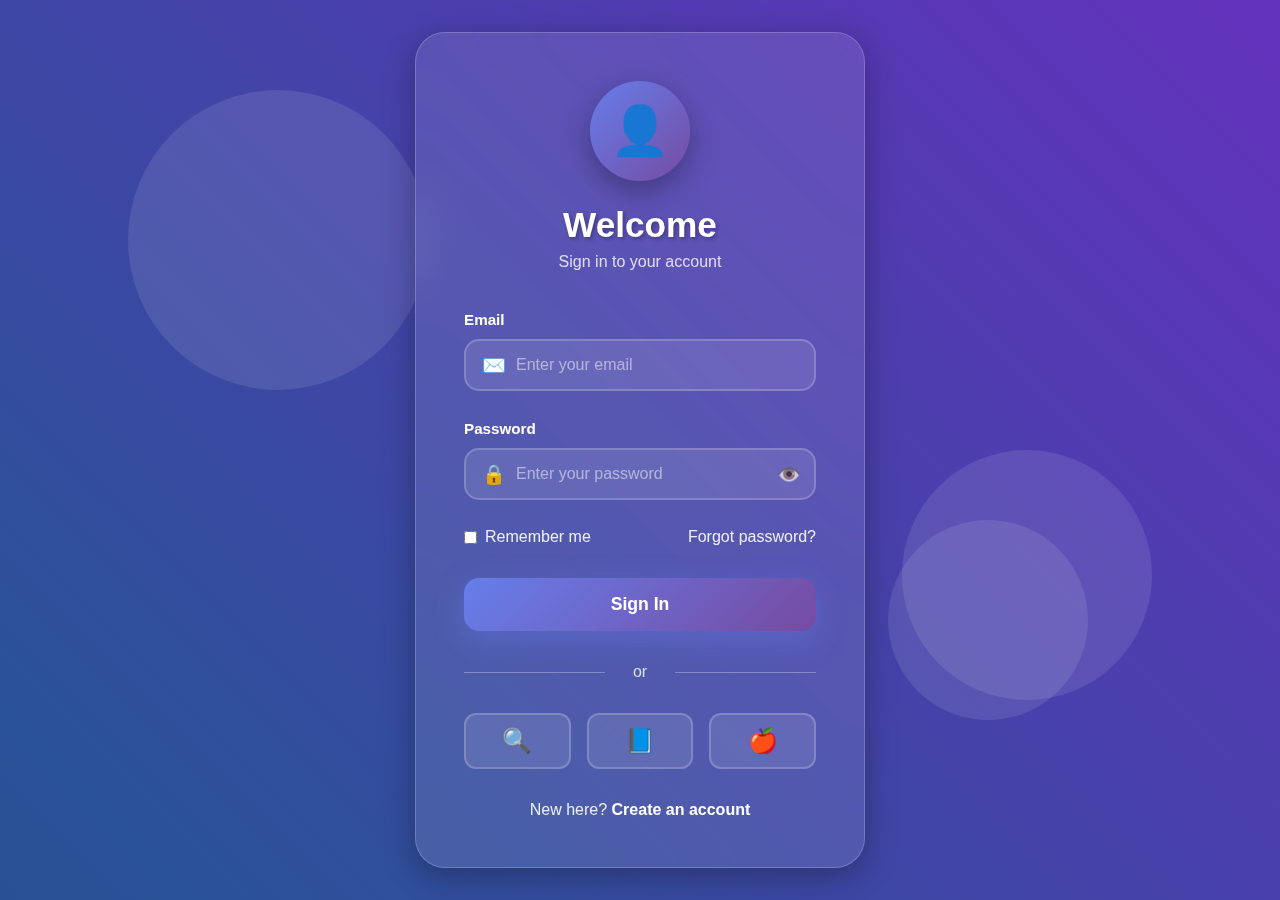
<file: 03-glassmorphism-login.html>
<!DOCTYPE html>
<html lang="en">
<head>
    <!-- Character encoding -->
    <meta charset="UTF-8">
    <!-- Responsive viewport -->
    <meta name="viewport" content="width=device-width, initial-scale=1.0">
    <title>Glassmorphism Login</title>
    <style>
        /* Reset default styles */
        * {
            margin: 0;
            padding: 0;
            box-sizing: border-box;
        }

        /* Body with animated background */
        body {
            font-family: Arial, sans-serif;
            background: linear-gradient(45deg, #1e3c72, #2a5298, #7e22ce, #c026d3);
            background-size: 400% 400%;
            animation: gradientMove 15s ease infinite;
            min-height: 100vh;
            display: flex;
            align-items: center;
            justify-content: center;
            padding: 20px;
            position: relative;
            overflow: hidden;
        }

        /* Gradient movement animation */
        @keyframes gradientMove {
            0% { background-position: 0% 50%; }
            50% { background-position: 100% 50%; }
            100% { background-position: 0% 50%; }
        }

        /* Floating shapes in background */
        .shape {
            position: absolute;
            border-radius: 50%;
            background: rgba(255, 255, 255, 0.1);
            animation: float 20s infinite;
        }

        /* First shape */
        .shape:nth-child(1) {
            width: 300px;
            height: 300px;
            top: 10%;
            left: 10%;
            animation-delay: 0s;
        }

        /* Second shape */
        .shape:nth-child(2) {
            width: 200px;
            height: 200px;
            bottom: 20%;
            right: 15%;
            animation-delay: 5s;
        }

        /* Third shape */
        .shape:nth-child(3) {
            width: 250px;
            height: 250px;
            top: 50%;
            right: 10%;
            animation-delay: 10s;
        }

        /* Float animation */
        @keyframes float {
            0%, 100% {
                transform: translateY(0) rotate(0deg);
            }
            50% {
                transform: translateY(-30px) rotate(180deg);
            }
        }

        /* Glassmorphism login container */
        .glass-container {
            background: rgba(255, 255, 255, 0.1);
            backdrop-filter: blur(20px);
            -webkit-backdrop-filter: blur(20px);
            border: 1px solid rgba(255, 255, 255, 0.2);
            border-radius: 30px;
            padding: 3rem;
            width: 100%;
            max-width: 450px;
            box-shadow: 0 8px 32px rgba(0, 0, 0, 0.3);
            position: relative;
            z-index: 10;
        }

        /* Header section */
        .header {
            text-align: center;
            margin-bottom: 2.5rem;
        }

        /* Avatar circle */
        .avatar {
            width: 100px;
            height: 100px;
            background: linear-gradient(135deg, #667eea, #764ba2);
            border-radius: 50%;
            margin: 0 auto 1.5rem;
            display: flex;
            align-items: center;
            justify-content: center;
            font-size: 3rem;
            box-shadow: 0 10px 30px rgba(0, 0, 0, 0.3);
        }

        /* Main heading */
        .header h1 {
            color: white;
            font-size: 2.2rem;
            margin-bottom: 0.5rem;
            text-shadow: 2px 2px 4px rgba(0, 0, 0, 0.3);
        }

        /* Subtitle */
        .header p {
            color: rgba(255, 255, 255, 0.8);
            font-size: 1rem;
        }

        /* Form group */
        .form-group {
            margin-bottom: 1.8rem;
        }

        /* Label styling */
        .form-group label {
            display: block;
            color: white;
            margin-bottom: 0.7rem;
            font-weight: 600;
            font-size: 0.95rem;
        }

        /* Input wrapper for icon */
        .input-wrapper {
            position: relative;
        }

        /* Input field */
        .input-wrapper input {
            width: 100%;
            padding: 15px 15px 15px 50px;
            background: rgba(255, 255, 255, 0.1);
            border: 2px solid rgba(255, 255, 255, 0.2);
            border-radius: 15px;
            color: white;
            font-size: 1rem;
            transition: all 0.3s;
        }

        /* Placeholder color */
        .input-wrapper input::placeholder {
            color: rgba(255, 255, 255, 0.5);
        }

        /* Input focus effect */
        .input-wrapper input:focus {
            outline: none;
            background: rgba(255, 255, 255, 0.15);
            border-color: rgba(255, 255, 255, 0.4);
            box-shadow: 0 0 20px rgba(255, 255, 255, 0.2);
        }

        /* Input icon */
        .input-icon {
            position: absolute;
            left: 18px;
            top: 50%;
            transform: translateY(-50%);
            font-size: 1.2rem;
        }

        /* Password toggle button */
        .toggle-password {
            position: absolute;
            right: 15px;
            top: 50%;
            transform: translateY(-50%);
            background: none;
            border: none;
            color: rgba(255, 255, 255, 0.7);
            cursor: pointer;
            font-size: 1.2rem;
            transition: color 0.3s;
        }

        .toggle-password:hover {
            color: white;
        }

        /* Remember and forgot container */
        .options {
            display: flex;
            justify-content: space-between;
            align-items: center;
            margin-bottom: 2rem;
        }

        /* Checkbox label */
        .remember {
            display: flex;
            align-items: center;
            gap: 0.5rem;
            color: rgba(255, 255, 255, 0.9);
            cursor: pointer;
        }

        .remember input {
            cursor: pointer;
        }

        /* Forgot link */
        .forgot {
            color: rgba(255, 255, 255, 0.9);
            text-decoration: none;
            transition: color 0.3s;
        }

        .forgot:hover {
            color: white;
            text-decoration: underline;
        }

        /* Login button */
        .login-btn {
            width: 100%;
            padding: 16px;
            background: linear-gradient(135deg, #667eea, #764ba2);
            border: none;
            border-radius: 15px;
            color: white;
            font-size: 1.1rem;
            font-weight: 600;
            cursor: pointer;
            transition: all 0.3s;
            box-shadow: 0 10px 30px rgba(102, 126, 234, 0.4);
        }

        .login-btn:hover {
            transform: translateY(-3px);
            box-shadow: 0 15px 40px rgba(102, 126, 234, 0.6);
        }

        .login-btn:active {
            transform: translateY(-1px);
        }

        /* Divider */
        .divider {
            text-align: center;
            margin: 2rem 0;
            position: relative;
        }

        .divider::before,
        .divider::after {
            content: '';
            position: absolute;
            top: 50%;
            width: 40%;
            height: 1px;
            background: rgba(255, 255, 255, 0.3);
        }

        .divider::before { left: 0; }
        .divider::after { right: 0; }

        .divider span {
            background: transparent;
            padding: 0 15px;
            color: rgba(255, 255, 255, 0.8);
        }

        /* Social buttons */
        .social-login {
            display: flex;
            gap: 1rem;
            margin-bottom: 2rem;
        }

        .social-btn {
            flex: 1;
            padding: 12px;
            background: rgba(255, 255, 255, 0.1);
            border: 2px solid rgba(255, 255, 255, 0.2);
            border-radius: 12px;
            color: white;
            cursor: pointer;
            font-size: 1.5rem;
            transition: all 0.3s;
        }

        .social-btn:hover {
            background: rgba(255, 255, 255, 0.2);
            transform: translateY(-3px);
        }

        /* Signup text */
        .signup {
            text-align: center;
            color: rgba(255, 255, 255, 0.9);
        }

        .signup a {
            color: white;
            text-decoration: none;
            font-weight: 600;
        }

        .signup a:hover {
            text-decoration: underline;
        }

        /* Alert message */
        .alert {
            padding: 12px;
            border-radius: 12px;
            margin-bottom: 1.5rem;
            display: none;
            text-align: center;
            font-weight: 500;
        }

        .alert.show { display: block; }

        .alert.error {
            background: rgba(239, 68, 68, 0.2);
            border: 1px solid rgba(239, 68, 68, 0.5);
            color: #fca5a5;
        }

        .alert.success {
            background: rgba(34, 197, 94, 0.2);
            border: 1px solid rgba(34, 197, 94, 0.5);
            color: #86efac;
        }
    </style>
</head>
<body>
    <!-- Floating background shapes -->
    <div class="shape"></div>
    <div class="shape"></div>
    <div class="shape"></div>

    <!-- Main glass container -->
    <div class="glass-container">
        <!-- Header -->
        <div class="header">
            <div class="avatar">👤</div>
            <h1>Welcome</h1>
            <p>Sign in to your account</p>
        </div>

        <!-- Alert message -->
        <div class="alert" id="alert"></div>

        <!-- Login form -->
        <form id="loginForm">
            <!-- Email input -->
            <div class="form-group">
                <label for="email">Email</label>
                <div class="input-wrapper">
                    <span class="input-icon">✉️</span>
                    <input 
                        type="email" 
                        id="email" 
                        placeholder="Enter your email"
                        required
                    >
                </div>
            </div>

            <!-- Password input -->
            <div class="form-group">
                <label for="password">Password</label>
                <div class="input-wrapper">
                    <span class="input-icon">🔒</span>
                    <input 
                        type="password" 
                        id="password" 
                        placeholder="Enter your password"
                        required
                    >
                    <button type="button" class="toggle-password" id="toggleBtn">👁️</button>
                </div>
            </div>

            <!-- Options -->
            <div class="options">
                <label class="remember">
                    <input type="checkbox" id="remember">
                    <span>Remember me</span>
                </label>
                <a href="#" class="forgot">Forgot password?</a>
            </div>

            <!-- Login button -->
            <button type="submit" class="login-btn">Sign In</button>
        </form>

        <!-- Divider -->
        <div class="divider">
            <span>or</span>
        </div>

        <!-- Social login -->
        <div class="social-login">
            <button class="social-btn" id="googleBtn">🔍</button>
            <button class="social-btn" id="facebookBtn">📘</button>
            <button class="social-btn" id="appleBtn">🍎</button>
        </div>

        <!-- Signup link -->
        <p class="signup">
            New here? <a href="#">Create an account</a>
        </p>
    </div>

    <script>
        // ============================================
        // GET DOM ELEMENTS
        // ============================================
        
        // Get form
        const form = document.getElementById('loginForm');
        
        // Get inputs
        const emailInput = document.getElementById('email');
        const passwordInput = document.getElementById('password');
        const rememberCheckbox = document.getElementById('remember');
        
        // Get toggle button
        const toggleBtn = document.getElementById('toggleBtn');
        
        // Get alert
        const alert = document.getElementById('alert');
        
        // Get social buttons
        const googleBtn = document.getElementById('googleBtn');
        const facebookBtn = document.getElementById('facebookBtn');
        const appleBtn = document.getElementById('appleBtn');

        // ============================================
        // TOGGLE PASSWORD VISIBILITY
        // ============================================
        
        // Click event for toggle button
        toggleBtn.addEventListener('click', () => {
            // Get current type
            const type = passwordInput.type;
            
            // Toggle between password and text
            if (type === 'password') {
                passwordInput.type = 'text';
                toggleBtn.textContent = '🙈';
            } else {
                passwordInput.type = 'password';
                toggleBtn.textContent = '👁️';
            }
        });

        // ============================================
        // SHOW ALERT FUNCTION
        // ============================================
        
        // Function to display alert
        function showAlert(message, type) {
            // Set message
            alert.textContent = message;
            
            // Remove old classes
            alert.classList.remove('error', 'success');
            
            // Add new class
            alert.classList.add(type, 'show');
            
            // Hide after 4 seconds
            setTimeout(() => {
                alert.classList.remove('show');
            }, 4000);
        }

        // ============================================
        // VALIDATE EMAIL
        // ============================================
        
        // Email validation function
        function validateEmail(email) {
            // Email regex pattern
            const regex = /^[^\s@]+@[^\s@]+\.[^\s@]+$/;
            return regex.test(email);
        }

        // ============================================
        // FORM SUBMISSION
        // ============================================
        
        // Submit event
        form.addEventListener('submit', (e) => {
            // Prevent default
            e.preventDefault();
            
            // Get values
            const email = emailInput.value.trim();
            const password = passwordInput.value;
            const remember = rememberCheckbox.checked;
            
            // Validate email
            if (!validateEmail(email)) {
                showAlert('Invalid email format', 'error');
                return;
            }
            
            // Validate password
            if (password.length < 6) {
                showAlert('Password must be 6+ characters', 'error');
                return;
            }
            
            // Log data
            console.log('Login attempt:');
            console.log('Email:', email);
            console.log('Password:', password);
            console.log('Remember:', remember);
            
            // Save email if remember is checked
            if (remember) {
                localStorage.setItem('email', email);
            } else {
                localStorage.removeItem('email');
            }
            
            // Show success
            showAlert('Login successful!', 'success');
            
            // Simulate redirect
            setTimeout(() => {
                console.log('Redirecting...');
            }, 2000);
        });

        // ============================================
        // SOCIAL LOGIN
        // ============================================
        
        // Google login
        googleBtn.addEventListener('click', () => {
            console.log('Google login');
            showAlert('Redirecting to Google...', 'success');
        });
        
        // Facebook login
        facebookBtn.addEventListener('click', () => {
            console.log('Facebook login');
            showAlert('Redirecting to Facebook...', 'success');
        });
        
        // Apple login
        appleBtn.addEventListener('click', () => {
            console.log('Apple login');
            showAlert('Redirecting to Apple...', 'success');
        });

        // ============================================
        // LOAD SAVED EMAIL
        // ============================================
        
        // On page load
        window.addEventListener('load', () => {
            // Get saved email
            const savedEmail = localStorage.getItem('email');
            
            // If exists
            if (savedEmail) {
                emailInput.value = savedEmail;
                rememberCheckbox.checked = true;
            }
        });

        // ============================================
        // CONSOLE LOG
        // ============================================
        
        console.log('Glassmorphism Login Loaded! ✨');
    </script>
</body>
</html>
</file>
<file: style.css>
/* ========================================
   GLOBAL RESET & BASE STYLES
   ======================================== */
* {
    margin: 0;
    padding: 0;
    box-sizing: border-box;
}

body {
    font-family: 'Segoe UI', Tahoma, Geneva, Verdana, sans-serif;
    overflow: hidden;
    height: 100vh;
    display: flex;
    justify-content: center;
    align-items: center;
}

/* ========================================
   ANIMATED BACKGROUND
   Beautiful gradient with floating shapes
   ======================================== */
.background {
    position: fixed;
    width: 100vw;
    height: 100vh;
    top: 0;
    left: 0;
    background: linear-gradient(135deg, #667eea 0%, #764ba2 100%);
    z-index: -2;
    overflow: hidden;
}

/* Floating background shapes for depth */
.background .shape {
    position: absolute;
    border-radius: 50%;
    filter: blur(80px);
    opacity: 0.5;
    animation: float 20s infinite ease-in-out;
}

.background .shape:nth-child(1) {
    width: 500px;
    height: 500px;
    background: linear-gradient(135deg, #f093fb 0%, #f5576c 100%);
    top: -100px;
    left: -100px;
    animation-delay: 0s;
}

.background .shape:nth-child(2) {
    width: 400px;
    height: 400px;
    background: linear-gradient(135deg, #4facfe 0%, #00f2fe 100%);
    bottom: -100px;
    right: -100px;
    animation-delay: -7s;
}

.background .shape:nth-child(3) {
    width: 350px;
    height: 350px;
    background: linear-gradient(135deg, #fa709a 0%, #fee140 100%);
    top: 50%;
    left: 50%;
    transform: translate(-50%, -50%);
    animation-delay: -14s;
}

@keyframes float {
    0%, 100% {
        transform: translate(0, 0) scale(1);
    }
    25% {
        transform: translate(50px, -50px) scale(1.1);
    }
    50% {
        transform: translate(-30px, 30px) scale(0.9);
    }
    75% {
        transform: translate(40px, 60px) scale(1.05);
    }
}

/* ========================================
   CONTAINER
   Centers the login box on screen
   ======================================== */
.container {
    position: relative;
    width: 100%;
    height: 100vh;
    display: flex;
    justify-content: center;
    align-items: center;
}

/* ========================================
   LOGIN BOX - Main Card
   Cute compact design with glassmorphism
   ======================================== */
.login-box {
    background: rgba(255, 255, 255, 0.15);
    backdrop-filter: blur(20px);
    border-radius: 25px;
    padding: 35px 35px;  /* Reduced from 50px 40px - more compact! */
    width: 400px;  /* Reduced from 450px - cuter size! */
    box-shadow: 0 20px 60px rgba(0, 0, 0, 0.3);
    border: 1px solid rgba(255, 255, 255, 0.2);
    position: relative;
    z-index: 10;
    animation: slideIn 0.8s cubic-bezier(0.68, -0.55, 0.265, 1.55);
}

/* Slide in animation for login box entrance */
@keyframes slideIn {
    0% {
        opacity: 0;
        transform: translateY(50px) scale(0.9);
    }
    100% {
        opacity: 1;
        transform: translateY(0) scale(1);
    }
}

/* ========================================
   AVATAR SECTION
   Cute user icon at the top
   ======================================== */
.avatar {
    display: flex;
    justify-content: center;
    margin-bottom: 15px;  /* Reduced from 20px - tighter spacing! */
    animation: bounceIn 1s ease-out;
}

@keyframes bounceIn {
    0% {
        opacity: 0;
        transform: scale(0.3);
    }
    50% {
        opacity: 1;
        transform: scale(1.1);
    }
    70% {
        transform: scale(0.9);
    }
    100% {
        transform: scale(1);
    }
}

/* Avatar circle with gradient background */
.avatar-circle {
    width: 70px;  /* Reduced from 100px - cuter smaller size! */
    height: 70px;  /* Reduced from 100px */
    background: linear-gradient(135deg, #667eea 0%, #764ba2 100%);
    border-radius: 50%;
    display: flex;
    justify-content: center;
    align-items: center;
    box-shadow: 0 10px 30px rgba(0, 0, 0, 0.3);
    animation: pulse 2s infinite;
    position: relative;
}

/* Ripple effect around avatar */
.avatar-circle::before {
    content: '';
    position: absolute;
    width: 80px;  /* Adjusted for smaller avatar */
    height: 80px;
    border-radius: 50%;
    border: 3px solid rgba(255, 255, 255, 0.3);
    animation: ripple 2s infinite;
}

@keyframes pulse {
    0%, 100% {
        transform: scale(1);
    }
    50% {
        transform: scale(1.05);
    }
}

@keyframes ripple {
    0% {
        transform: scale(1);
        opacity: 1;
    }
    100% {
        transform: scale(1.3);
        opacity: 0;
    }
}

/* User icon inside avatar */
.avatar-circle svg {
    width: 35px;  /* Reduced from 50px */
    height: 35px;
    color: white;
}

/* ========================================
   TITLE & SUBTITLE
   Welcome message section
   ======================================== */
.title {
    text-align: center;
    color: white;
    font-size: 26px;  /* Reduced from 32px - cuter! */
    font-weight: 700;
    margin-bottom: 6px;  /* Reduced from 10px */
    animation: fadeInDown 0.8s ease-out 0.2s both;
}

.subtitle {
    text-align: center;
    color: rgba(255, 255, 255, 0.8);
    font-size: 13px;  /* Reduced from 14px */
    margin-bottom: 22px;  /* Reduced from 30px - tighter! */
    animation: fadeInDown 0.8s ease-out 0.3s both;
}

@keyframes fadeInDown {
    0% {
        opacity: 0;
        transform: translateY(-20px);
    }
    100% {
        opacity: 1;
        transform: translateY(0);
    }
}

/* ========================================
   LOGIN FORM
   Input fields and form elements
   ======================================== */
.login-form {
    animation: fadeIn 0.8s ease-out 0.4s both;
}

@keyframes fadeIn {
    0% {
        opacity: 0;
    }
    100% {
        opacity: 1;
    }
}

/* Spacing between input fields */
.input-group {
    margin-bottom: 18px;  /* Reduced from 25px - compact! */
}

.input-wrapper {
    position: relative;
}

/* Icon inside input fields */
.input-icon {
    position: absolute;
    left: 14px;
    top: 50%;
    transform: translateY(-50%);
    width: 18px;  /* Slightly smaller */
    height: 18px;
    color: rgba(255, 255, 255, 0.7);
    transition: all 0.3s ease;
    pointer-events: none;
}

/* Input field styling */
.input-wrapper input {
    width: 100%;
    padding: 12px 14px 12px 45px;  /* Reduced padding - cuter! */
    background: rgba(255, 255, 255, 0.1);
    border: 2px solid rgba(255, 255, 255, 0.2);
    border-radius: 12px;  /* Slightly smaller radius */
    color: white;
    font-size: 14px;  /* Reduced from 15px */
    outline: none;
    transition: all 0.3s ease;
}

.input-wrapper input::placeholder {
    color: rgba(255, 255, 255, 0.6);
}

.input-wrapper input:focus {
    background: rgba(255, 255, 255, 0.15);
    border-color: rgba(255, 255, 255, 0.5);
    transform: translateY(-2px);
}

.input-wrapper input:focus ~ .input-border {
    width: 100%;
}

.input-wrapper input:focus + .input-icon {
    color: white;
    transform: translateY(-50%) scale(1.1);
}

.input-border {
    position: absolute;
    bottom: 0;
    left: 0;
    width: 0;
    height: 2px;
    background: linear-gradient(90deg, #667eea, #764ba2);
    transition: width 0.4s ease;
    border-radius: 2px;
}

/* ========================================
   OPTIONS ROW
   Remember me checkbox & forgot password
   ======================================== */
.options {
    display: flex;
    justify-content: space-between;
    align-items: center;
    margin-bottom: 20px;  /* Reduced from 25px */
    animation: fadeIn 0.8s ease-out 0.5s both;
}

.checkbox-container {
    display: flex;
    align-items: center;
    cursor: pointer;
    user-select: none;
    position: relative;
}

.checkbox-container input {
    position: absolute;
    opacity: 0;
    cursor: pointer;
}

/* Custom checkbox styling */
.checkmark {
    width: 18px;  /* Slightly smaller */
    height: 18px;
    background: rgba(255, 255, 255, 0.1);
    border: 2px solid rgba(255, 255, 255, 0.3);
    border-radius: 5px;
    margin-right: 8px;
    position: relative;
    transition: all 0.3s ease;
}

/* Checkmark icon inside checkbox */
.checkmark::after {
    content: '';
    position: absolute;
    left: 4px;
    top: 1px;
    width: 5px;
    height: 9px;
    border: solid white;
    border-width: 0 2px 2px 0;
    transform: rotate(45deg) scale(0);
    transition: transform 0.3s ease;
}

.checkbox-container input:checked ~ .checkmark {
    background: linear-gradient(135deg, #667eea 0%, #764ba2 100%);
    border-color: transparent;
    animation: checkboxPop 0.3s ease;
}

@keyframes checkboxPop {
    0% {
        transform: scale(1);
    }
    50% {
        transform: scale(1.2);
    }
    100% {
        transform: scale(1);
    }
}

.checkbox-container input:checked ~ .checkmark::after {
    transform: rotate(45deg) scale(1);
}

.checkbox-text {
    color: rgba(255, 255, 255, 0.9);
    font-size: 14px;
}

.forgot-password {
    color: rgba(255, 255, 255, 0.9);
    font-size: 14px;
    text-decoration: none;
    transition: all 0.3s ease;
    position: relative;
}

.forgot-password::after {
    content: '';
    position: absolute;
    bottom: -2px;
    left: 0;
    width: 0;
    height: 2px;
    background: white;
    transition: width 0.3s ease;
}

.forgot-password:hover {
    color: white;
}

.forgot-password:hover::after {
    width: 100%;
}

/* ========================================
   LOGIN BUTTON
   Main action button with gradient
   ======================================== */
.login-btn {
    width: 100%;
    padding: 13px;  /* Reduced from 15px - more compact! */
    background: linear-gradient(135deg, #667eea 0%, #764ba2 100%);
    border: none;
    border-radius: 12px;  /* Reduced from 15px */
    color: white;
    font-size: 15px;  /* Reduced from 16px */
    font-weight: 600;
    cursor: pointer;
    position: relative;
    overflow: hidden;
    transition: all 0.3s ease;
    display: flex;
    justify-content: center;
    align-items: center;
    gap: 8px;  /* Reduced from 10px */
    box-shadow: 0 10px 30px rgba(102, 126, 234, 0.4);
    animation: fadeIn 0.8s ease-out 0.6s both;
}

.login-btn::before {
    content: '';
    position: absolute;
    top: 0;
    left: -100%;
    width: 100%;
    height: 100%;
    background: linear-gradient(90deg, transparent, rgba(255, 255, 255, 0.3), transparent);
    transition: left 0.5s ease;
}

.login-btn:hover::before {
    left: 100%;
}

.login-btn:hover {
    transform: translateY(-3px);
    box-shadow: 0 15px 40px rgba(102, 126, 234, 0.6);
}

.login-btn:active {
    transform: translateY(-1px);
}

.btn-icon {
    display: flex;
    align-items: center;
}

.btn-icon svg {
    width: 20px;
    height: 20px;
    transition: transform 0.3s ease;
}

.login-btn:hover .btn-icon svg {
    transform: translateX(5px);
}

/* ========================================
   DIVIDER
   "or continue with" separator line
   ======================================== */
.divider {
    display: flex;
    align-items: center;
    margin: 22px 0;  /* Reduced from 30px - tighter spacing! */
    animation: fadeIn 0.8s ease-out 0.7s both;
}

.divider::before,
.divider::after {
    content: '';
    flex: 1;
    height: 1px;
    background: rgba(255, 255, 255, 0.3);
}

.divider span {
    padding: 0 15px;
    color: rgba(255, 255, 255, 0.7);
    font-size: 13px;
}

/* ========================================
   SOCIAL LOGIN BUTTONS
   Google, Facebook, GitHub buttons
   ======================================== */
.social-login {
    display: flex;
    gap: 12px;  /* Reduced from 15px */
    justify-content: center;
    margin-bottom: 20px;  /* Reduced from 25px */
    animation: fadeIn 0.8s ease-out 0.8s both;
}

.social-btn {
    width: 45px;  /* Reduced from 50px - cuter! */
    height: 45px;
    background: rgba(255, 255, 255, 0.1);
    border-radius: 10px;  /* Reduced from 12px */
    display: flex;
    justify-content: center;
    align-items: center;
    cursor: pointer;
    transition: all 0.3s ease;
    border: 2px solid rgba(255, 255, 255, 0.2);
}

/* Social button icons */
.social-btn svg {
    width: 22px;  /* Slightly smaller */
    height: 22px;
}

/* Hover effects for social buttons */
.social-btn:hover {
    background: rgba(255, 255, 255, 0.2);
    transform: translateY(-5px) rotate(5deg);
    border-color: rgba(255, 255, 255, 0.4);
}

/* Google button hover glow */
.social-btn.google:hover {
    box-shadow: 0 10px 30px rgba(66, 133, 244, 0.4);
}

/* Facebook button hover glow */
.social-btn.facebook:hover {
    box-shadow: 0 10px 30px rgba(24, 119, 242, 0.4);
}

/* GitHub button hover glow */
.social-btn.github:hover {
    box-shadow: 0 10px 30px rgba(51, 51, 51, 0.4);
}

/* ========================================
   SIGNUP TEXT
   Link to signup page at bottom
   ======================================== */
.signup-text {
    text-align: center;
    color: rgba(255, 255, 255, 0.8);
    font-size: 13px;  /* Reduced from 14px */
    animation: fadeIn 0.8s ease-out 0.9s both;
}

.signup-link {
    color: white;
    font-weight: 600;
    text-decoration: none;
    position: relative;
    transition: all 0.3s ease;
}

.signup-link::after {
    content: '';
    position: absolute;
    bottom: -2px;
    left: 0;
    width: 100%;
    height: 2px;
    background: white;
    transform: scaleX(0);
    transition: transform 0.3s ease;
}

.signup-link:hover::after {
    transform: scaleX(1);
}

/* ========================================
   FLOATING ELEMENTS
   Animated particles in background
   ======================================== */
.floating-elements {
    position: absolute;
    width: 100%;
    height: 100%;
    top: 0;
    left: 0;
    pointer-events: none;
    z-index: 1;
}

.float-element {
    position: absolute;
    width: 20px;
    height: 20px;
    background: rgba(255, 255, 255, 0.1);
    border-radius: 50%;
    animation: floatUp 15s infinite ease-in-out;
}

.float-element:nth-child(1) {
    left: 10%;
    animation-delay: 0s;
    animation-duration: 12s;
}

.float-element:nth-child(2) {
    left: 30%;
    animation-delay: 2s;
    animation-duration: 15s;
    width: 15px;
    height: 15px;
}

.float-element:nth-child(3) {
    left: 50%;
    animation-delay: 4s;
    animation-duration: 18s;
    width: 25px;
    height: 25px;
}

.float-element:nth-child(4) {
    left: 70%;
    animation-delay: 6s;
    animation-duration: 14s;
    width: 18px;
    height: 18px;
}

.float-element:nth-child(5) {
    left: 90%;
    animation-delay: 8s;
    animation-duration: 16s;
    width: 22px;
    height: 22px;
}

@keyframes floatUp {
    0% {
        bottom: -50px;
        opacity: 0;
        transform: translateX(0) rotate(0deg);
    }
    10% {
        opacity: 1;
    }
    90% {
        opacity: 1;
    }
    100% {
        bottom: 110vh;
        opacity: 0;
        transform: translateX(100px) rotate(360deg);
    }
}

/* ========================================
   RESPONSIVE DESIGN
   Mobile-friendly adjustments
   ======================================== */
@media (max-width: 768px) {
    .login-box {
        width: 90%;
        padding: 30px 25px;  /* Even more compact on mobile */
    }
    
    .title {
        font-size: 24px;  /* Smaller on mobile */
    }
    
    .social-login {
        gap: 10px;
    }
    
    .social-btn {
        width: 42px;  /* Smaller on mobile */
        height: 42px;
    }
}

/* ========================================
   ADDITIONAL HOVER EFFECTS
   Extra polish and interactivity
   ======================================== */

/* Login box lifts up on hover */
.login-box:hover {
    box-shadow: 0 25px 70px rgba(0, 0, 0, 0.4);
    transform: translateY(-5px);
    transition: all 0.3s ease;
}

/* Input fields glow when focused */
.input-wrapper input:focus {
    box-shadow: 0 0 20px rgba(255, 255, 255, 0.3);
}

/* Button pulse animation on click */
@keyframes buttonPulse {
    0%, 100% {
        box-shadow: 0 10px 30px rgba(102, 126, 234, 0.4);
    }
    50% {
        box-shadow: 0 10px 40px rgba(102, 126, 234, 0.7);
    }
}

.login-btn:active {
    animation: buttonPulse 0.5s ease;
}
</file>
